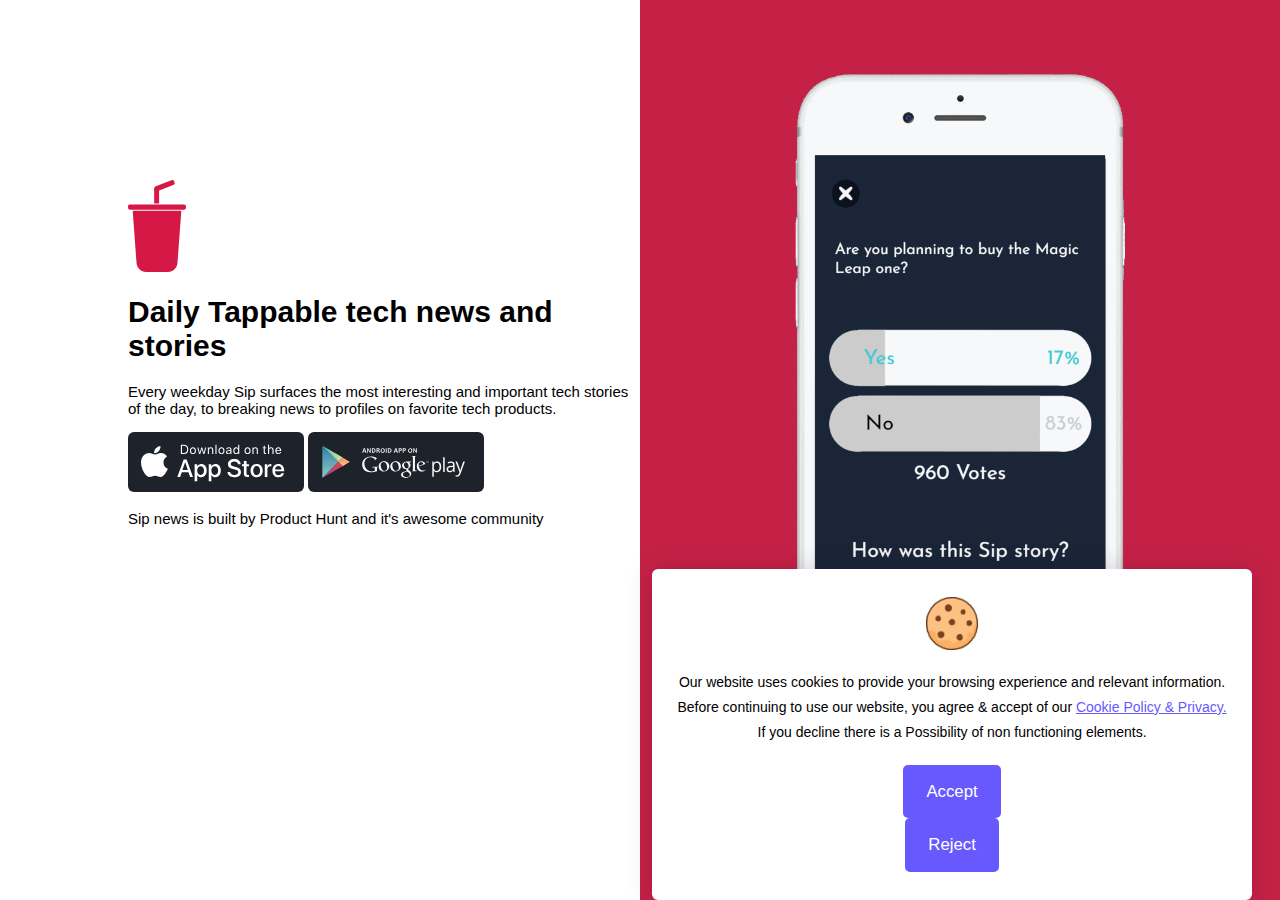
<file: index.html>
<!DOCTYPE html>
<html lang="en">
<head>
    <meta charset="UTF-8">
    <meta name="viewport" content="width=device-width, initial-scale=1.0">
    <link type="text/css" rel="stylesheet" href="style.css">
    <link type="text/css" rel="stylesheet" href="responsive.css">
   
    <title>Onepager</title>
</head>
<body>
    <div class="grid-container">
        <div id="cookiePopup" class="hide">
            <img src="images/cookie.png"/>
            <p class="flipX">
              Our website uses cookies to provide your browsing experience and
              relevant information. Before continuing to use our website, you agree &
              accept of our <a href="https://www.youtube.com/watch?v=1dEOIFGzCPs" target="_blank">Cookie Policy & Privacy.</a> If you decline there is a Possibility of non functioning elements.
            </p>
            <button class="flipX" id="acceptCookie">Accept</button>
            <button class="flipX" id="rejectCookie">Reject</button>
          </div>
        <div class="grid-item item1"></div>
        <div class="grid-item item2">
            <a class="img" onclick="playMusic()">
                <img src="images/SlideShow-Iphone.gif" alt="Slideshow" id="gif">
            </a>
        </div>
        <div class="grid-item item3"><a><img src="images/logo.svg" alt="logo"></a>
        <h1 class="flipX">Daily Tappable tech news and stories</h2>
        <p class="flipX">Every weekday Sip surfaces the most interesting and important tech stories of the day, to breaking news to profiles on favorite tech products.</p>
        <img src="images/download-ios.svg" alt="ios">
        <img src="images/download-android.svg" alt="google">
        <p class="flipX">Sip news is built by Product Hunt and it's awesome community</p>
        </div>
        <div class="grid-item item4"></div>
    </div>
</div>
<script src="script.js"></script>
<script src="sounds.js"></script>
</body> 
</html>
</file>
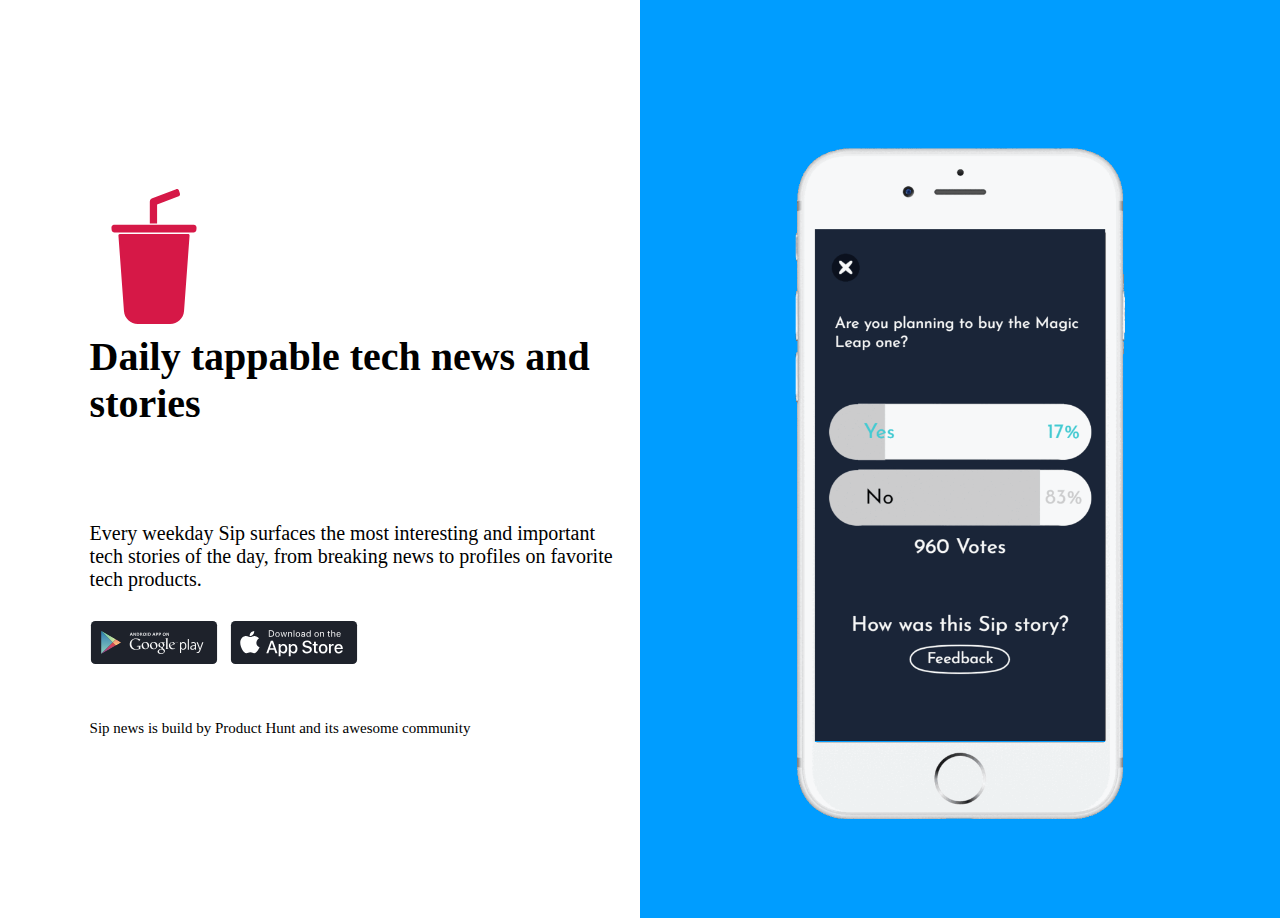
<file: irretant_webpagina/index.html>
<!DOCTYPE html>
<html lang="en">

<head>
    <meta charset="UTF-8">
    <meta name="viewport" content="width=device-width, initial-scale=1.0">
    <title>Document</title>
    <link rel="stylesheet" href="css/style.css">
    <link rel="stylesheet" href="css/responsive.css">
</head>

<body>
    <section class="grid_container" id="section">
        <a class="item-phone img" id="backgroundChange" id="phone" onclick="playMusic()">
            <img src="images_icons/SlideShow-Iphone.gif" alt="Slideshow" id="gif">
        </a>


        <div class="grid-item item-logo">
            <img class="logo-position" src="images_icons/logo.svg" alt="">
        </div>

        <div class="grid-item item-header">
            <p class="grid-item">Daily tappable tech news and stories</p>
        </div>

        <div class="grid-item text-small">Every weekday Sip surfaces the most interesting and important tech stories of
            the day, from breaking news to profiles on favorite tech products.</div>
        <!-- google link code -->
        <div class="button_issue">
            <a href="#" class="grid-item icon-google flipX">
                <?xml version="1.0" encoding="UTF-8"?>
                <svg width="176px" height="60px" viewBox="0 0 176 60" version="1.1" xmlns="http://www.w3.org/2000/svg"
                    xmlns:xlink="http://www.w3.org/1999/xlink">
                    <!-- Generator: Sketch 48.2 (47327) - http://www.bohemiancoding.com/sketch -->
                    <title>download-ios</title>
                    <desc>Created with Sketch.</desc>
                    <defs>
                        <path
                            d="M20.8868571,11.4510991 L14.2974286,7.61254054 C14.2974286,7.61254054 2.29285714,0.618378379 1.58714286,0.20727928 C0.881428571,-0.203819819 0.178285714,0.0449729734 0.178285714,0.904360361 C0.178285714,2.33571171 0.178285714,15.8376937 0.178285714,15.8376937 C0.178285714,15.8376937 0.178285714,30.4294054 0.178285714,31.074018 C0.178285714,31.7180541 0.680857143,31.9956757 1.294,31.6387748 C1.90685714,31.2812973 14.2974286,24.0628468 14.2974286,24.0628468 L20.8865714,20.2245766 C20.8865714,20.2245766 26.4774286,16.9677838 27.2205714,16.5350631 C27.9637143,16.1017658 27.8922857,15.5078919 27.2651429,15.1671351 C26.6382857,14.8258018 20.8868571,11.4510991 20.8868571,11.4510991 Z"
                            id="path-1"></path>
                        <linearGradient x1="49.999825%" y1="0.000167691941%" x2="49.999825%" y2="99.9999029%"
                            id="linearGradient-3">
                            <stop stop-color="#257CB0" offset="0%"></stop>
                            <stop stop-color="#4A93B5" offset="28.63%"></stop>
                            <stop stop-color="#78BCBB" offset="76.7%"></stop>
                            <stop stop-color="#89CFBD" offset="100%"></stop>
                        </linearGradient>
                        <path
                            d="M20.8868571,11.4510991 L14.2974286,7.61254054 C14.2974286,7.61254054 2.29285714,0.618378379 1.58714286,0.20727928 C0.881428571,-0.203819819 0.178285714,0.0449729734 0.178285714,0.904360361 C0.178285714,2.33571171 0.178285714,15.8376937 0.178285714,15.8376937 C0.178285714,15.8376937 0.178285714,30.4294054 0.178285714,31.074018 C0.178285714,31.7180541 0.680857143,31.9956757 1.294,31.6387748 C1.90685714,31.2812973 14.2974286,24.0628468 14.2974286,24.0628468 L20.8865714,20.2245766 C20.8865714,20.2245766 26.4774286,16.9677838 27.2205714,16.5350631 C27.9637143,16.1017658 27.8922857,15.5078919 27.2651429,15.1671351 C26.6382857,14.8258018 20.8868571,11.4510991 20.8868571,11.4510991 Z"
                            id="path-4"></path>
                        <linearGradient x1="0%" y1="49.9996495%" x2="100.000704%" y2="49.9996495%"
                            id="linearGradient-6">
                            <stop stop-color="#52C1AD" offset="0%"></stop>
                            <stop stop-color="#DEE89A" offset="100%"></stop>
                        </linearGradient>
                        <path
                            d="M20.8868571,11.4510991 L14.2974286,7.61254054 C14.2974286,7.61254054 2.29285714,0.618378379 1.58714286,0.20727928 C0.881428571,-0.203819819 0.178285714,0.0449729734 0.178285714,0.904360361 C0.178285714,2.33571171 0.178285714,15.8376937 0.178285714,15.8376937 C0.178285714,15.8376937 0.178285714,30.4294054 0.178285714,31.074018 C0.178285714,31.7180541 0.680857143,31.9956757 1.294,31.6387748 C1.90685714,31.2812973 14.2974286,24.0628468 14.2974286,24.0628468 L20.8865714,20.2245766 C20.8865714,20.2245766 26.4774286,16.9677838 27.2205714,16.5350631 C27.9637143,16.1017658 27.8922857,15.5078919 27.2651429,15.1671351 C26.6382857,14.8258018 20.8868571,11.4510991 20.8868571,11.4510991 Z"
                            id="path-7"></path>
                        <linearGradient x1="49.9997241%" y1="-0.000876239879%" x2="49.9997241%" y2="100%"
                            id="linearGradient-9">
                            <stop stop-color="#EC413D" offset="0%"></stop>
                            <stop stop-color="#DA4452" offset="16.68%"></stop>
                            <stop stop-color="#B0487A" offset="57.48%"></stop>
                            <stop stop-color="#954A92" offset="86.19%"></stop>
                            <stop stop-color="#8A4A9D" offset="100%"></stop>
                        </linearGradient>
                        <path
                            d="M20.8868571,11.4510991 L14.2974286,7.61254054 C14.2974286,7.61254054 2.29285714,0.618378379 1.58714286,0.20727928 C0.881428571,-0.203819819 0.178285714,0.0449729734 0.178285714,0.904360361 C0.178285714,2.33571171 0.178285714,15.8376937 0.178285714,15.8376937 C0.178285714,15.8376937 0.178285714,30.4294054 0.178285714,31.074018 C0.178285714,31.7180541 0.680857143,31.9956757 1.294,31.6387748 C1.90685714,31.2812973 14.2974286,24.0628468 14.2974286,24.0628468 L20.8865714,20.2245766 C20.8865714,20.2245766 26.4774286,16.9677838 27.2205714,16.5350631 C27.9637143,16.1017658 27.8922857,15.5078919 27.2651429,15.1671351 C26.6382857,14.8258018 20.8868571,11.4510991 20.8868571,11.4510991 Z"
                            id="path-10"></path>
                        <linearGradient x1="50.0009352%" y1="-0.000985836811%" x2="50.0009352%" y2="100.00092%"
                            id="linearGradient-12">
                            <stop stop-color="#F58879" offset="0%"></stop>
                            <stop stop-color="#F69079" offset="11.94%"></stop>
                            <stop stop-color="#FCB877" offset="71.28%"></stop>
                            <stop stop-color="#FEC874" offset="100%"></stop>
                        </linearGradient>
                    </defs>
                    <g id="Page-1" stroke="none" stroke-width="1" fill="none" fill-rule="evenodd">
                        <g id="download-ios">
                            <rect id="Rectangle-path" fill="#1E222B" fill-rule="nonzero" x="0" y="0" width="176"
                                height="60" rx="6"></rect>
                            <g id="if_android-app-on-google-play_720092" transform="translate(14.000000, 14.000000)">
                                <g id="PLAY_1_">
                                    <g id="polygon130-Clipped">
                                        <mask id="mask-2" fill="white">
                                            <use xlink:href="#path-1"></use>
                                        </mask>
                                        <g id="SVGID_7_"></g>
                                        <polygon id="polygon130" fill="url(#linearGradient-3)" fill-rule="nonzero"
                                            mask="url(#mask-2)"
                                            points="16.5025714 15.837982 0.178571429 -0.494414414 0.178571429 15.8376937 0.178571429 32.1695135">
                                        </polygon>
                                    </g>
                                    <g id="polygon137-Clipped">
                                        <mask id="mask-5" fill="white">
                                            <use xlink:href="#path-4"></use>
                                        </mask>
                                        <g id="SVGID_7_"></g>
                                        <polygon id="polygon137" fill="url(#linearGradient-6)" fill-rule="nonzero"
                                            mask="url(#mask-5)"
                                            points="0.178571429 -0.494414414 16.5025714 15.837982 20.8868571 11.4510991 14.2977143 7.61225225 0.178571429 -0.613189189">
                                        </polygon>
                                    </g>
                                    <g id="polygon150-Clipped">
                                        <mask id="mask-8" fill="white">
                                            <use xlink:href="#path-7"></use>
                                        </mask>
                                        <g id="SVGID_7_"></g>
                                        <polygon id="polygon150" fill="url(#linearGradient-9)" fill-rule="nonzero"
                                            mask="url(#mask-8)"
                                            points="20.8868571 20.224 16.5025714 15.837982 0.178571429 32.1695135 0.178571429 32.2882883 14.2977143 24.0625586">
                                        </polygon>
                                    </g>
                                    <g id="polygon161-Clipped">
                                        <mask id="mask-11" fill="white">
                                            <use xlink:href="#path-10"></use>
                                        </mask>
                                        <g id="SVGID_7_"></g>
                                        <polygon id="polygon161" fill="url(#linearGradient-12)" fill-rule="nonzero"
                                            mask="url(#mask-11)"
                                            points="28.4171429 15.8376937 20.8868571 11.4510991 16.5025714 15.837982 20.8868571 20.224">
                                        </polygon>
                                    </g>
                                </g>
                                <g id="g163" transform="translate(110.000000, 11.000000)" fill="#F9F9F9"
                                    fill-rule="nonzero">
                                    <path
                                        d="M4.98605556,15.2650794 C4.33033333,15.2650794 3.73205556,15.1393651 3.19030556,14.888254 C2.64855556,14.6368254 2.19327778,14.2501587 1.82569444,13.7288889 L1.71569444,13.7288889 C1.78902778,14.3396825 1.82569444,14.9187302 1.82569444,15.4657143 L1.82569444,19.7701587 L0.301583333,19.7701587 L0.301583333,4.61396825 L1.54152778,4.61396825 L1.75236111,6.04571429 L1.82569444,6.04571429 C2.21802778,5.47269841 2.67452778,5.05968254 3.19488889,4.80507937 C3.71525,4.55047619 4.31261111,4.4231746 4.98575,4.4231746 C6.32102778,4.4231746 7.35166667,4.89746032 8.07705556,5.84539683 C8.80275,6.79333333 9.16575,8.12349206 9.16575,9.83460317 C9.16575,11.5526984 8.79663889,12.8869841 8.05933333,13.8390476 C7.32141667,14.7898413 6.29719444,15.2650794 4.98605556,15.2650794 Z M4.76575,5.76857143 C3.73694444,5.76857143 2.99291667,6.0647619 2.53366667,6.65619048 C2.07441667,7.24793651 1.83852778,8.18984127 1.826,9.4815873 L1.826,9.83428571 C1.826,11.3044444 2.06188889,12.355873 2.53366667,12.9892063 C3.00544444,13.6225397 3.762,13.9384127 4.80241667,13.9384127 C5.67263889,13.9384127 6.35402778,13.5730159 6.84719444,12.8412698 C7.33975,12.1098413 7.58633333,11.1012698 7.58633333,9.8152381 C7.58633333,8.51142857 7.33975,7.51015873 6.84719444,6.81365079 C6.35402778,6.1168254 5.65980556,5.76857143 4.76575,5.76857143 Z"
                                        id="path165"></path>
                                    <polygon id="path167"
                                        points="12.6970556 15.0739683 11.1723333 15.0739683 11.1723333 0.223174603 12.6970556 0.223174603">
                                    </polygon>
                                    <path
                                        d="M21.4640556,15.0739683 L21.1606389,13.5850794 L21.0873056,13.5850794 C20.5849722,14.2409524 20.0844722,14.6850794 19.5851944,14.9165079 C19.0862222,15.1492063 18.4628889,15.2650794 17.7161111,15.2650794 C16.7178611,15.2650794 15.9356389,14.9977778 15.3688333,14.4634921 C14.8020278,13.9292063 14.5190833,13.1692063 14.5190833,12.1825397 C14.5190833,10.0704762 16.14525,8.9631746 19.3969722,8.86095238 L21.10625,8.80349206 L21.10625,8.15460317 C21.10625,7.33365079 20.9360556,6.72730159 20.5959722,6.33650794 C20.2565,5.9447619 19.712,5.74920635 18.9655278,5.74920635 C18.1261667,5.74920635 17.1768056,6.01650794 16.11775,6.55079365 L15.6490278,5.33873016 C16.1455556,5.05873016 16.6885278,4.83936508 17.2800833,4.68031746 C17.8710278,4.52126984 18.4631944,4.4415873 19.0575,4.4415873 C20.2577222,4.4415873 21.1471944,4.71809524 21.7262222,5.27174603 C22.3046389,5.82539683 22.594,6.71301587 22.594,7.93492063 L22.594,15.0736508 L21.4640556,15.0736508 L21.4640556,15.0739683 Z M18.0195278,13.9577778 C18.9682778,13.9577778 19.7138333,13.6873016 20.2561944,13.1466667 C20.7976389,12.6060317 21.0692778,11.8485714 21.0692778,10.8746032 L21.0692778,9.92984127 L19.5436389,9.99619048 C18.3311944,10.0415873 17.4576111,10.2365079 16.9210556,10.584127 C16.3854167,10.9307937 16.1174444,11.4701587 16.1174444,12.2019048 C16.1174444,12.7742857 16.2839722,13.2104762 16.61825,13.5088889 C16.9519167,13.808254 17.4185,13.9577778 18.0195278,13.9577778 Z"
                                        id="path169"></path>
                                    <path
                                        d="M23.4791944,4.61365079 L25.1139167,4.61365079 L27.3188056,10.5790476 C27.8025,11.9409524 28.1028611,12.9238095 28.2195833,13.5285714 L28.2929167,13.5285714 C28.3726667,13.2034921 28.5398056,12.6488889 28.7934167,11.8622222 C29.0476389,11.0761905 29.8793611,8.66063492 31.2873611,4.61365079 L32.9233056,4.61365079 L28.5960278,16.5250794 C28.1676389,17.7022222 27.6668333,18.5374603 27.0936111,19.0314286 C26.5213056,19.524127 25.8182222,19.7701587 24.9861944,19.7701587 C24.5205278,19.7701587 24.0612778,19.7161905 23.6075278,19.608254 L23.6075278,18.3390476 C23.94425,18.4152381 24.3213056,18.4536508 24.7377778,18.4536508 C25.7852222,18.4536508 26.5316944,17.8428571 26.9793333,16.6209524 L27.5394167,15.132381 L23.4791944,4.61365079 Z"
                                        id="path171"></path>
                                </g>
                                <g id="g173" transform="translate(40.000000, 10.000000)" fill="#F9F9F9"
                                    fill-rule="nonzero">
                                    <path
                                        d="M47.0149907,6.3815493 C47.5086093,6.78777465 48.5394744,7.64112676 48.5394744,9.26509859 C48.5394744,10.8444507 47.6373116,11.5933803 46.7351488,12.2970704 C46.4559302,12.5743944 46.133707,12.874338 46.133707,13.3447042 C46.133707,13.8135211 46.4556186,14.0700845 46.6927674,14.262507 L47.4662279,14.8592958 C48.4110837,15.6497465 49.269307,16.3763662 49.269307,17.8503662 C49.269307,19.8576338 47.3147767,21.885662 43.6213628,21.885662 C40.5066419,21.885662 39.0039721,20.4125915 39.0039721,18.8313803 C39.0039721,18.0629296 39.3888326,16.9743944 40.6577814,16.2260845 C41.9884326,15.4145634 43.793693,15.3089014 44.7597395,15.2432113 C44.4580837,14.8592958 44.115293,14.4533803 44.115293,13.7924507 C44.115293,13.4299155 44.2231163,13.2161127 44.3300047,12.9586197 C44.0928558,12.9803099 43.8569535,13.0016901 43.6419302,13.0016901 C41.3661116,13.0016901 40.0775302,11.314507 40.0775302,9.6496338 C40.0775302,8.66707042 40.5290791,7.57729577 41.4514977,6.78808451 C42.6761953,5.7844507 44.1364837,5.61309859 45.2972977,5.61309859 L49.7205442,5.61309859 L48.3459535,6.38185915 L47.0149907,6.38185915 L47.0149907,6.3815493 Z M45.4898837,15.8638592 C45.3181767,15.8415493 45.2103535,15.8415493 44.9965767,15.8415493 C44.8033674,15.8415493 43.6419302,15.8852394 42.741014,16.1848732 C42.268586,16.3543662 40.8936837,16.8668732 40.8936837,18.3839437 C40.8936837,19.8994648 42.3764093,20.990169 44.6746651,20.990169 C46.7351488,20.990169 47.8317674,20.0057465 47.8317674,18.6829577 C47.8314558,17.5916338 47.1225023,17.0174648 45.4898837,15.8638592 Z M46.1131395,11.8059437 C46.6064465,11.3141972 46.6488279,10.6315775 46.6488279,10.2467324 C46.6488279,8.70952113 45.725786,6.31771831 43.943586,6.31771831 C43.3845256,6.31771831 42.783707,6.59504225 42.4399814,7.02264789 C42.0753767,7.47101408 41.9669302,8.04704225 41.9669302,8.60292958 C41.9669302,10.0335493 42.804586,12.4042817 44.6525395,12.4042817 C45.1894744,12.4039718 45.7678558,12.1477183 46.1131395,11.8059437 Z"
                                        id="path175"></path>
                                    <path
                                        d="M33.4937674,15.5220845 C30.0848698,15.5220845 28.2621581,12.8780563 28.2621581,10.489662 C28.2621581,7.69628169 30.5560512,5.30943662 33.816614,5.30943662 C36.9671721,5.30943662 38.9400884,7.76042254 38.9400884,10.3409296 C38.9404,12.8557465 36.9899209,15.5220845 33.4937674,15.5220845 Z M36.1737674,13.7952394 C36.6892,13.1123099 36.8179023,12.2598873 36.8179023,11.4276056 C36.8179023,9.55078873 35.9172977,5.96943662 33.2581767,5.96943662 C32.5507814,5.96943662 31.843386,6.24707042 31.3288884,6.69574648 C30.4924791,7.44095775 30.3416512,8.37952113 30.3416512,9.29732394 C30.3416512,11.4065352 31.3924605,14.8809859 33.9876977,14.8809859 C34.8237953,14.8809859 35.681707,14.4769296 36.1737674,13.7952394 Z"
                                        id="path177"></path>
                                    <path
                                        d="M21.8719163,15.5220845 C18.4623953,15.5220845 16.6393721,12.8780563 16.6393721,10.489662 C16.6393721,7.69628169 18.9342,5.30943662 22.1938279,5.30943662 C25.3453209,5.30943662 27.3179256,7.76042254 27.3179256,10.3409296 C27.3179256,12.8557465 25.3671349,15.5220845 21.8719163,15.5220845 Z M24.5522279,13.7952394 C25.0667256,13.1123099 25.1957395,12.2598873 25.1957395,11.4276056 C25.1957395,9.55078873 24.2945116,5.96943662 21.6353907,5.96943662 C20.928307,5.96943662 20.2202884,6.24707042 19.7061023,6.69574648 C18.869693,7.44095775 18.7198,8.37952113 18.7198,9.29732394 C18.7198,11.4065352 19.769986,14.8809859 22.3655349,14.8809859 C23.2019442,14.8809859 24.0592326,14.4769296 24.5522279,13.7952394 Z"
                                        id="path179"></path>
                                    <path
                                        d="M15.0014558,15.1880563 L11.9182093,15.8954648 C10.6673349,16.0888169 9.54672093,16.2589296 8.3616,16.2589296 C2.41075349,16.2589296 0.148023256,11.9072676 0.148023256,8.4988169 C0.148023256,4.3408169 3.35966047,0.483380282 8.85771163,0.483380282 C10.0222651,0.483380282 11.1422558,0.654422535 12.1553581,0.933295775 C13.7720837,1.38352113 14.5265349,1.94033803 15.0011442,2.26228169 L13.2111535,3.95566197 L12.457014,4.12639437 L12.9958186,3.26870423 C12.2631814,2.56191549 10.9253628,1.25461972 8.38247907,1.25461972 C4.97607442,1.25461972 2.41013023,3.828 2.41013023,7.57884507 C2.41013023,11.6076338 5.34254884,15.4018592 10.0412744,15.4018592 C11.4224093,15.4018592 12.1322977,15.1236056 12.7795488,14.8658028 L12.7795488,11.4152113 L9.52490698,11.5865634 L11.2488326,10.6638028 L15.8194791,10.6638028 L15.2594837,11.1995493 C15.1074093,11.3287606 15.0865302,11.3721408 15.0435256,11.5419437 C15.0210884,11.7352958 15.0008326,12.357493 15.0008326,12.5716056 L15.0008326,15.1880563 L15.0014558,15.1880563 Z"
                                        id="path181"></path>
                                    <path
                                        d="M53.8287349,14.570507 C53.1169767,14.5060563 52.9680186,14.3780845 52.9680186,13.5411549 L52.9680186,13.3050423 L52.9680186,1.40861972 C52.9723814,1.3624507 52.975186,1.31504225 52.9795488,1.27042254 C53.066493,0.52056338 53.2818279,0.391971831 53.950893,0.00557746495 L50.8670233,0.00557746495 L49.2496744,0.77743662 L50.8978744,0.77743662 L50.8978744,0.787042254 L50.8966279,0.779295775 L50.8966279,13.3050423 L50.8966279,14.0130704 C50.8966279,14.4409859 50.8115535,14.5060563 50.3151302,15.1483944 L54.1313256,15.1483944 L54.929093,14.6780282 C54.5629302,14.634338 54.1958326,14.6132676 53.8287349,14.570507 Z"
                                        id="path183"></path>
                                    <path
                                        d="M62.6010605,14.7675775 C62.3664047,14.8955493 62.130814,15.0452113 61.8961581,15.1508732 C61.1884512,15.4700282 60.4608,15.5555493 59.8172884,15.5555493 C59.1338884,15.5555493 58.0625116,15.5115493 56.9696326,14.7248169 C55.4507581,13.6595211 54.7869907,11.8288732 54.7869907,10.2327887 C54.7869907,6.93371831 57.4844419,5.31594366 59.6895209,5.31594366 C60.4604884,5.31594366 61.2535814,5.50712676 61.8958465,5.91242254 C62.9653535,6.6136338 63.2436372,7.52895775 63.3925953,8.01884507 L58.3626093,10.0419155 L56.713786,10.1695775 C57.2482279,12.8730986 59.0893256,14.4471831 61.1239442,14.4471831 C62.2155767,14.4471831 63.0080465,14.0648169 63.7356977,13.7035211 L62.6010605,14.7675775 Z M60.5895023,8.42321127 C60.9955535,8.27478873 61.2096419,8.14650704 61.2096419,7.84873239 C61.2096419,6.99785915 60.2467116,6.01808451 59.0896372,6.01808451 C58.2323488,6.01808451 56.6277767,6.67839437 56.6277767,8.97692958 C56.6277767,9.33884507 56.6707814,9.72183099 56.692907,10.1063662 L60.5895023,8.42321127 Z"
                                        id="path185"></path>
                                    <g id="g187" transform="translate(63.883721, 5.267606)">
                                        <polygon id="path189"
                                            points="0.784055814 0.193971831 0.784055814 1.59856338 0.612348837 1.59856338 0.612348837 0.193971831 0.144906977 0.193971831 0.144906977 0.0483380282 1.25118605 0.0483380282 1.25118605 0.193971831">
                                        </polygon>
                                        <polygon id="path191"
                                            points="2.70960465 1.59856338 2.70960465 0.180957746 2.70181395 0.180957746 2.2667814 1.59856338 2.13246977 1.59856338 1.69369767 0.180957746 1.68808837 0.180957746 1.68808837 1.59856338 1.53227442 1.59856338 1.53227442 0.0483380282 1.79933953 0.0483380282 2.19635349 1.30140845 2.20196279 1.30140845 2.59305581 0.0483380282 2.86386047 0.0483380282 2.86386047 1.59856338 2.70960465 1.59856338">
                                        </polygon>
                                    </g>
                                </g>
                                <g id="g193" transform="translate(40.000000, 2.000000)" fill="#F9F9FA"
                                    fill-rule="nonzero">
                                    <path
                                        d="M4.41677966,4.7153125 L3.34847458,4.7153125 C3.34847458,4.5675 3.24717514,4.1490625 3.04457627,3.4596875 L1.50240113,3.4596875 C1.29327684,4.1378125 1.18855932,4.55625 1.18855932,4.7153125 L0.183954802,4.7153125 C0.183954802,4.628125 0.443728814,3.911875 0.963276836,2.566875 C1.48282486,1.221875 1.74259887,0.4809375 1.74259887,0.3446875 L3.00449153,0.3446875 C3.00449153,0.4721875 3.23971751,1.2021875 3.71048023,2.535 C4.18124294,3.8678125 4.41677966,4.594375 4.41677966,4.7153125 Z M2.87460452,2.81875 C2.4939548,1.6640625 2.30378531,1.0396875 2.30378531,0.945625 L2.25033898,0.945625 C2.25033898,1.0328125 2.05333333,1.6571875 1.65963277,2.81875 L2.87460452,2.81875 Z"
                                        id="path195"></path>
                                    <path
                                        d="M8.72107345,4.7153125 L7.89669492,4.7153125 C7.89669492,4.6234375 7.59062147,4.1390625 6.97878531,3.261875 C6.33774011,2.3375 5.97293785,1.705625 5.8840678,1.3653125 L5.83062147,1.3653125 C5.88624294,1.8553125 5.91420904,2.2984375 5.91420904,2.6946875 C5.91420904,3.2475 5.92974576,3.92125 5.96081921,4.715625 L5.13954802,4.715625 C5.17279661,4.021875 5.18957627,3.26 5.18957627,2.4296875 C5.18957627,1.6128125 5.17279661,0.9178125 5.13954802,0.345 L6.13079096,0.345 C6.13079096,0.46375 6.40548023,0.9371875 6.95516949,1.765 C7.54028249,2.644375 7.87649718,3.2409375 7.96319209,3.554375 L8.01322034,3.554375 C7.95977401,3.0553125 7.93305085,2.6078125 7.93305085,2.2115625 C7.93305085,1.6053125 7.91751412,0.9828125 7.88644068,0.345 L8.72107345,0.345 C8.68968927,0.9 8.67446328,1.595 8.67446328,2.4296875 C8.67446328,3.270625 8.68968927,4.0325 8.72107345,4.7153125 Z"
                                        id="path197"></path>
                                    <path
                                        d="M13.559209,2.37875 C13.559209,3.014375 13.3566102,3.569375 12.9517232,4.04375 C12.5465254,4.5184375 11.9791243,4.7553125 11.249209,4.7553125 C10.9198305,4.7553125 10.4658475,4.741875 9.88725989,4.715 C9.91615819,4.0390625 9.93076271,3.276875 9.93076271,2.4290625 C9.93076271,1.6146875 9.91615819,0.9196875 9.88725989,0.344375 L10.4714407,0.344375 C10.5671469,0.344375 10.7094633,0.3409375 10.8987006,0.334375 C11.0876271,0.3278125 11.2112994,0.324375 11.269096,0.324375 C12.0723446,0.324375 12.654661,0.5259375 13.0166667,0.92875 C13.3783616,1.3315625 13.559209,1.815 13.559209,2.37875 Z M12.6478249,2.523125 C12.6478249,2.0934375 12.5232203,1.7315625 12.2740113,1.436875 C12.0248023,1.1428125 11.6441525,0.995625 11.1323729,0.995625 C11.0366667,0.995625 10.9055367,1.005625 10.7383616,1.0259375 C10.7604237,1.47375 10.7716102,1.94125 10.7716102,2.4290625 C10.7716102,2.9640625 10.7827966,3.494375 10.8048588,4.0203125 C10.9493503,4.049375 11.0941525,4.0640625 11.2386441,4.0640625 C11.7171751,4.0640625 12.0714124,3.914375 12.3016667,3.615625 C12.5319209,3.316875 12.6478249,2.9528125 12.6478249,2.523125 Z"
                                        id="path199"></path>
                                    <path
                                        d="M18.020113,4.7153125 L17.0319774,4.7153125 C16.7737571,3.923125 16.5758192,3.4340625 16.4378531,3.2484375 C16.299887,3.0625 16.0774011,2.9696875 15.7703955,2.9696875 C15.6411299,2.9696875 15.5177684,2.9709375 15.4,2.973125 C15.4,3.5484375 15.4099435,4.1290625 15.4301412,4.7153125 L14.5022881,4.7153125 C14.5311864,4.039375 14.545791,3.2771875 14.545791,2.429375 C14.545791,1.615 14.5311864,0.92 14.5022881,0.3446875 L15.0796328,0.3446875 C15.1464407,0.3446875 15.2859605,0.34125 15.4985028,0.3346875 C15.7110452,0.328125 15.9074294,0.3246875 16.0876554,0.3246875 C17.1090395,0.3246875 17.619887,0.6759375 17.619887,1.37875 C17.619887,1.9359375 17.3284181,2.3240625 16.7454802,2.54375 L16.7454802,2.5940625 C16.9701412,2.6565625 17.1671469,2.833125 17.3361864,3.1225 C17.5049153,3.4121875 17.7329944,3.943125 18.020113,4.7153125 Z M16.7684746,1.626875 C16.7684746,1.1815625 16.4835311,0.95875 15.9139548,0.95875 C15.7048305,0.95875 15.5199435,0.974375 15.3599153,1.005625 C15.3844633,1.3525 15.3965819,1.8046875 15.3965819,2.361875 C15.5190113,2.3665625 15.6224859,2.3684375 15.7070056,2.3684375 C16.414548,2.36875 16.7684746,2.1215625 16.7684746,1.626875 Z"
                                        id="path201"></path>
                                    <path
                                        d="M22.805113,2.449375 C22.805113,3.13625 22.5959887,3.7059375 22.1774294,4.158125 C21.7588701,4.61 21.2414972,4.83625 20.6253107,4.83625 C20.0377119,4.83625 19.5458192,4.62875 19.1499435,4.2134375 C18.7537571,3.7984375 18.5558192,3.270625 18.5558192,2.6309375 C18.5558192,1.9440625 18.7649435,1.374375 19.1835028,0.9221875 C19.6017514,0.4703125 20.1191243,0.2440625 20.7356215,0.2440625 C21.3232203,0.2440625 21.8148023,0.4509375 22.2109887,0.865 C22.6068644,1.2790625 22.805113,1.806875 22.805113,2.449375 Z M21.8837853,2.5465625 C21.8837853,2.07875 21.764774,1.699375 21.5267514,1.4084375 C21.2884181,1.1175 20.994774,0.9721875 20.6455085,0.9721875 C20.3204802,0.9721875 20.044548,1.11875 19.8177119,1.411875 C19.5908757,1.705 19.4771469,2.0753125 19.4771469,2.523125 C19.4771469,2.9884375 19.5967797,3.3671875 19.8360452,3.659375 C20.0753107,3.9515625 20.3683333,4.0975 20.7157345,4.0975 C21.040452,4.0975 21.3166949,3.9503125 21.5435311,3.6559375 C21.7703672,3.361875 21.8837853,2.991875 21.8837853,2.5465625 Z"
                                        id="path203"></path>
                                    <path
                                        d="M24.6922034,4.7153125 L23.7475706,4.7153125 C23.7764689,4.0215625 23.7910734,3.2596875 23.7910734,2.429375 C23.7910734,1.6125 23.7764689,0.9175 23.7475706,0.3446875 L24.6922034,0.3446875 C24.6633051,0.90875 24.6487006,1.6034375 24.6487006,2.429375 C24.6490113,3.273125 24.6633051,4.035 24.6922034,4.7153125 Z"
                                        id="path205"></path>
                                    <path
                                        d="M29.5306497,2.37875 C29.5306497,3.014375 29.3280508,3.569375 28.9231638,4.04375 C28.5179661,4.5184375 27.950565,4.7553125 27.2206497,4.7553125 C26.8912712,4.7553125 26.4372881,4.741875 25.8587006,4.715 C25.8875989,4.0390625 25.9022034,3.276875 25.9022034,2.4290625 C25.9022034,1.6146875 25.8875989,0.9196875 25.8587006,0.344375 L26.4428814,0.344375 C26.5385876,0.344375 26.680904,0.3409375 26.8701412,0.334375 C27.0590678,0.3278125 27.1827401,0.324375 27.2405367,0.324375 C28.0437853,0.324375 28.6261017,0.5259375 28.9881073,0.92875 C29.3498023,1.3315625 29.5306497,1.815 29.5306497,2.37875 Z M28.6192655,2.523125 C28.6192655,2.0934375 28.494661,1.7315625 28.245452,1.436875 C27.9962429,1.1428125 27.6155932,0.995625 27.1038136,0.995625 C27.0081073,0.995625 26.8769774,1.005625 26.7098023,1.0259375 C26.7318644,1.47375 26.7430508,1.94125 26.7430508,2.4290625 C26.7430508,2.9640625 26.7542373,3.494375 26.7762994,4.0203125 C26.920791,4.049375 27.0655932,4.0640625 27.2100847,4.0640625 C27.6886158,4.0640625 28.0428531,3.914375 28.2731073,3.615625 C28.5033616,3.316875 28.6192655,2.9528125 28.6192655,2.523125 Z"
                                        id="path207"></path>
                                    <path
                                        d="M35.9488701,4.7153125 L34.880565,4.7153125 C34.880565,4.5675 34.7792655,4.1490625 34.5763559,3.4596875 L33.0341808,3.4596875 C32.8250565,4.1378125 32.720339,4.55625 32.720339,4.7153125 L31.7160452,4.7153125 C31.7160452,4.628125 31.9758192,3.911875 32.4953672,2.566875 C33.0149153,1.221875 33.2746893,0.4809375 33.2746893,0.3446875 L34.5365819,0.3446875 C34.5365819,0.4721875 34.7721186,1.2021875 35.2425706,2.535 C35.7130226,3.8678125 35.9488701,4.594375 35.9488701,4.7153125 Z M34.4070056,2.81875 C34.0263559,1.6640625 33.8358757,1.0396875 33.8358757,0.945625 L33.7824294,0.945625 C33.7824294,1.0328125 33.5857345,1.6571875 33.1920339,2.81875 L34.4070056,2.81875 Z"
                                        id="path209"></path>
                                    <path
                                        d="M39.8426836,1.489375 C39.8426836,2.024375 39.6450565,2.419375 39.250113,2.674375 C38.8551695,2.929375 38.3707345,3.0571875 37.7964972,3.0571875 C37.6917797,3.0571875 37.6175141,3.055 37.5727684,3.050625 C37.5727684,3.4715625 37.584887,4.02625 37.609435,4.715625 L36.6713277,4.715625 C36.700226,4.0690625 36.7148305,3.306875 36.7148305,2.4296875 C36.7148305,1.6240625 36.700226,0.9290625 36.6713277,0.345 L37.2520904,0.345 C37.334435,0.345 37.4922881,0.3415625 37.7259605,0.335 C37.9596328,0.3284375 38.1619209,0.325 38.3334463,0.325 C38.7560452,0.325 39.1133898,0.42125 39.4048588,0.61375 C39.6963277,0.80625 39.8426836,1.0978125 39.8426836,1.489375 Z M38.9813277,1.67375 C38.9813277,1.195 38.6653107,0.9553125 38.0332768,0.9553125 C37.875113,0.9553125 37.7082486,0.9721875 37.5326836,1.005625 C37.5572316,1.42875 37.5693503,1.9075 37.5693503,2.4425 C37.6249718,2.4471875 37.6896045,2.4490625 37.7629379,2.4490625 C38.5755085,2.449375 38.9813277,2.1909375 38.9813277,1.67375 Z"
                                        id="path211"></path>
                                    <path
                                        d="M43.8458757,1.489375 C43.8458757,2.024375 43.6482486,2.419375 43.2536158,2.674375 C42.8586723,2.929375 42.3739266,3.0571875 41.7996893,3.0571875 C41.6949718,3.0571875 41.6207062,3.055 41.5759605,3.050625 C41.5759605,3.4715625 41.5880791,4.02625 41.6126271,4.715625 L40.6745198,4.715625 C40.7034181,4.0690625 40.7180226,3.306875 40.7180226,2.4296875 C40.7180226,1.6240625 40.7034181,0.9290625 40.6745198,0.345 L41.2552825,0.345 C41.3376271,0.345 41.4954802,0.3415625 41.7291525,0.335 C41.9628249,0.3284375 42.165113,0.325 42.3366384,0.325 C42.7592373,0.325 43.1165819,0.42125 43.4080508,0.61375 C43.6995198,0.80625 43.8458757,1.0978125 43.8458757,1.489375 Z M42.9848305,1.67375 C42.9848305,1.195 42.6688136,0.9553125 42.0367797,0.9553125 C41.8786158,0.9553125 41.7117514,0.9721875 41.5361864,1.005625 C41.5607345,1.42875 41.5728531,1.9075 41.5728531,2.4425 C41.6284746,2.4471875 41.6931073,2.4490625 41.7664407,2.4490625 C42.5787006,2.449375 42.9848305,2.1909375 42.9848305,1.67375 Z"
                                        id="path213"></path>
                                    <path
                                        d="M50.3914972,2.449375 C50.3914972,3.13625 50.1823729,3.7059375 49.7638136,4.158125 C49.3452542,4.6103125 48.8278814,4.83625 48.2116949,4.83625 C47.624096,4.83625 47.1322034,4.62875 46.7363277,4.2134375 C46.340452,3.7984375 46.1422034,3.270625 46.1422034,2.6309375 C46.1422034,1.9440625 46.3513277,1.374375 46.769887,0.9221875 C47.1884463,0.47 47.7058192,0.2440625 48.3220056,0.2440625 C48.9096045,0.2440625 49.4014972,0.4509375 49.7973729,0.865 C50.1932486,1.2790625 50.3914972,1.806875 50.3914972,2.449375 Z M49.4701695,2.5465625 C49.4701695,2.07875 49.3511582,1.699375 49.1131356,1.4084375 C48.875113,1.1175 48.5811582,0.9721875 48.2318927,0.9721875 C47.9068644,0.9721875 47.6309322,1.11875 47.404096,1.411875 C47.1772599,1.705 47.0635311,2.0753125 47.0635311,2.523125 C47.0635311,2.9884375 47.1831638,3.3671875 47.4224294,3.659375 C47.6616949,3.9515625 47.9547175,4.0975 48.3018079,4.0975 C48.6268362,4.0975 48.9027684,3.9503125 49.1296045,3.6559375 C49.3567514,3.361875 49.4701695,2.991875 49.4701695,2.5465625 Z"
                                        id="path215"></path>
                                    <path
                                        d="M54.915791,4.7153125 L54.0914124,4.7153125 C54.0914124,4.6234375 53.7856497,4.1390625 53.1735028,3.261875 C52.5324576,2.3375 52.1676554,1.705625 52.0787853,1.3653125 L52.025339,1.3653125 C52.0809605,1.8553125 52.1089266,2.2984375 52.1089266,2.6946875 C52.1089266,3.2475 52.1244633,3.92125 52.1555367,4.715625 L51.3342655,4.715625 C51.3675141,4.021875 51.3842938,3.26 51.3842938,2.4296875 C51.3842938,1.6128125 51.3675141,0.9178125 51.3342655,0.345 L52.3255085,0.345 C52.3255085,0.46375 52.6005085,0.9371875 53.149887,1.765 C53.7353107,2.644375 54.0712147,3.2409375 54.1579096,3.554375 L54.2079379,3.554375 C54.1544915,3.0553125 54.1277684,2.6078125 54.1277684,2.2115625 C54.1277684,1.6053125 54.1122316,0.9828125 54.0811582,0.345 L54.915791,0.345 C54.8844068,0.9 54.8691808,1.595 54.8691808,2.4296875 C54.8691808,3.270625 54.8847175,4.0325 54.915791,4.7153125 Z"
                                        id="path217"></path>
                                </g>
                            </g>
                        </g>
                    </g>
                </svg>
            </a>
        </div>
        <!-- end google icon link -->

        <!-- icon apple link -->
        <div class="button_issue2">
            <div class="grid-item icon-apple flipX" id="appleIcon" onclick="backgroundChange()">
                <svg xmlns="http://www.w3.org/2000/svg" width="176" height="60" viewBox="0 0 176 60">
                    <g fill="none" fill-rule="evenodd">
                        <rect width="176" height="60" fill="#1E222B" rx="6" />
                        <path
                            d="M62.098 45l-1.611-4.76h-6.714L52.162 45h-2.845l6.36-17.615h2.954L64.991 45h-2.893zm-5.005-14.685l-2.624 7.727h5.322l-2.624-7.727h-.074zm16.211 1.636c3.26 0 5.408 2.563 5.408 6.628 0 4.065-2.136 6.64-5.359 6.64-1.843 0-3.308-.903-4.04-2.33h-.062v6.359h-2.636v-17.09h2.551v2.21h.049c.757-1.477 2.234-2.417 4.09-2.417zm-.696 11.035c2.088 0 3.394-1.71 3.394-4.407 0-2.685-1.306-4.407-3.394-4.407-2.014 0-3.369 1.758-3.369 4.407 0 2.673 1.343 4.407 3.37 4.407zm14.82-11.035c3.259 0 5.407 2.563 5.407 6.628 0 4.065-2.136 6.64-5.358 6.64-1.844 0-3.309-.903-4.041-2.33h-.061v6.359h-2.637v-17.09h2.552v2.21h.048c.757-1.477 2.234-2.417 4.09-2.417zm-.696 11.035c2.087 0 3.393-1.71 3.393-4.407 0-2.685-1.306-4.407-3.393-4.407-2.014 0-3.37 1.758-3.37 4.407 0 2.673 1.344 4.407 3.37 4.407zm12.732-2.893c.17 3.186 2.807 5.2 6.714 5.2 4.175 0 6.8-2.063 6.8-5.359 0-2.576-1.502-4.028-5.116-4.883l-1.94-.476c-2.271-.561-3.199-1.294-3.199-2.539 0-1.562 1.453-2.637 3.577-2.637 2.124 0 3.576 1.062 3.735 2.82h2.661c-.085-3.04-2.636-5.127-6.36-5.127-3.76 0-6.408 2.088-6.408 5.127 0 2.454 1.501 3.968 4.736 4.749l2.283.55c2.282.56 3.247 1.378 3.247 2.746 0 1.574-1.6 2.722-3.821 2.722-2.32 0-4.016-1.148-4.211-2.893h-2.698zm16.418-10.974v3.04h-1.867v2.087h1.867v7.373c0 2.478 1.014 3.466 3.614 3.466.586 0 1.171-.048 1.464-.122v-2.087c-.17.037-.598.061-.866.061-1.074 0-1.563-.5-1.563-1.611v-7.08h2.442v-2.088h-2.442v-3.04h-2.649zm12.769 16.125c-3.674 0-6.091-2.527-6.091-6.665 0-4.126 2.429-6.653 6.09-6.653 3.663 0 6.092 2.527 6.092 6.653 0 4.138-2.417 6.665-6.091 6.665zm0-2.173c2.075 0 3.406-1.635 3.406-4.492 0-2.844-1.343-4.48-3.406-4.48s-3.406 1.636-3.406 4.48c0 2.857 1.343 4.492 3.406 4.492zM136.78 45h2.636v-7.69c0-1.82 1.05-2.955 2.747-2.955.513 0 .977.062 1.184.147v-2.454a4.811 4.811 0 0 0-.903-.097c-1.514 0-2.661.89-3.089 2.392h-.06v-2.185h-2.515V45zm13.574-10.95c-1.843 0-3.137 1.404-3.272 3.345h6.421c-.06-1.965-1.306-3.345-3.149-3.345zm3.137 7.178h2.503c-.367 2.344-2.588 4.016-5.53 4.016-3.772 0-6.055-2.551-6.055-6.604 0-4.028 2.32-6.714 5.945-6.714 3.564 0 5.786 2.515 5.786 6.409v.903h-9.07v.159c0 2.234 1.343 3.71 3.455 3.71 1.501 0 2.612-.756 2.966-1.879zM52.89 12.84h3.078c2.717 0 4.323 1.695 4.323 4.577 0 2.888-1.6 4.583-4.323 4.583H52.89v-9.16zm1.142 1.029v7.103h1.86c2.076 0 3.231-1.27 3.231-3.542 0-2.292-1.149-3.561-3.23-3.561h-1.86zm10.939 8.245c-1.828 0-3.06-1.314-3.06-3.415 0-2.107 1.232-3.415 3.06-3.415 1.822 0 3.053 1.308 3.053 3.415 0 2.101-1.231 3.415-3.053 3.415zm0-.97c1.168 0 1.93-.89 1.93-2.445 0-1.555-.762-2.444-1.93-2.444s-1.936.889-1.936 2.444.768 2.444 1.936 2.444zm13.262-5.746H77.14l-1.32 5.37h-.025l-1.499-5.37H73.23l-1.492 5.37h-.025l-1.32-5.37h-1.098L71.142 22h1.123l1.486-5.11h.025L75.268 22h1.123l1.841-6.602zM79.833 22h1.105v-3.885c0-1.117.68-1.853 1.72-1.853 1.016 0 1.517.584 1.517 1.65V22h1.105v-4.285c0-1.498-.838-2.43-2.285-2.43-1.022 0-1.727.456-2.095 1.167h-.026v-1.054h-1.04V22zm7.607 0h1.104v-9.16H87.44V22zm6.032.114c-1.828 0-3.06-1.314-3.06-3.415 0-2.107 1.232-3.415 3.06-3.415 1.821 0 3.053 1.308 3.053 3.415 0 2.101-1.232 3.415-3.053 3.415zm0-.97c1.168 0 1.93-.89 1.93-2.445 0-1.555-.762-2.444-1.93-2.444s-1.936.889-1.936 2.444.768 2.444 1.936 2.444zm7.041.03c1.041 0 1.84-.73 1.84-1.681v-.54l-1.764.108c-.889.057-1.396.45-1.396 1.073 0 .628.527 1.04 1.32 1.04zm-.248.94c-1.314 0-2.196-.793-2.196-1.98 0-1.13.87-1.841 2.393-1.93l1.892-.108v-.552c0-.806-.533-1.289-1.447-1.289-.851 0-1.384.4-1.524 1.048h-1.066c.076-1.143 1.053-2.019 2.615-2.019 1.549 0 2.526.838 2.526 2.152V22h-1.047v-1.136h-.025c-.394.755-1.232 1.25-2.12 1.25zm7.797 0c-1.682 0-2.825-1.345-2.825-3.415 0-2.07 1.137-3.415 2.8-3.415.946 0 1.707.464 2.1 1.187h.026v-3.63h1.105V22h-1.054v-1.117h-.02c-.424.762-1.18 1.231-2.132 1.231zm.21-5.859c-1.168 0-1.905.953-1.905 2.444 0 1.498.737 2.444 1.905 2.444 1.136 0 1.898-.965 1.898-2.444 0-1.472-.762-2.444-1.898-2.444zm11.29 5.86c-1.829 0-3.06-1.315-3.06-3.416 0-2.107 1.231-3.415 3.06-3.415 1.821 0 3.052 1.308 3.052 3.415 0 2.101-1.231 3.415-3.053 3.415zm0-.972c1.167 0 1.929-.889 1.929-2.444s-.762-2.444-1.93-2.444-1.936.889-1.936 2.444.768 2.444 1.936 2.444zm4.863.857h1.105v-3.885c0-1.117.679-1.853 1.72-1.853 1.016 0 1.517.584 1.517 1.65V22h1.105v-4.285c0-1.498-.838-2.43-2.286-2.43-1.022 0-1.726.456-2.094 1.167h-.026v-1.054h-1.04V22zm11.27-8.195v1.593h-.983v.908h.984v3.98c0 1.27.47 1.765 1.682 1.765.26 0 .565-.02.698-.051v-.927c-.076.013-.33.032-.457.032-.565 0-.819-.273-.819-.876v-3.923h1.283v-.908H136.8v-1.593h-1.104zm4.32 8.195h1.104v-3.847c0-1.142.679-1.891 1.777-1.891 1.035 0 1.561.628 1.561 1.675V22h1.105v-4.266c0-1.472-.876-2.45-2.323-2.45-1.003 0-1.727.432-2.095 1.168h-.025V12.84h-1.105V22zm10.297-5.757c-1.035 0-1.759.793-1.828 1.891h3.586c-.025-1.104-.717-1.891-1.758-1.891zm1.733 3.865h1.085c-.19 1.156-1.308 2.006-2.748 2.006-1.892 0-3.041-1.314-3.041-3.39 0-2.05 1.168-3.44 2.99-3.44 1.783 0 2.882 1.295 2.882 3.295v.419h-4.736v.063c0 1.263.743 2.095 1.93 2.095.838 0 1.454-.426 1.638-1.048zM32.422 14c.542 3.327-2.547 7.442-6.238 7.308-.543-4.233 3.435-7.085 6.238-7.308zm.632 6.922c3.676 0 6.027 3.476 6.027 3.476s-3.586 1.901-3.586 6.031c0 4.901 4.505 6.327 4.505 6.327S36.444 45 32.451 45c-2.245 0-2.395-1.262-5.378-1.262-2.592 0-3.465 1.262-5.44 1.262C17.868 45 13 36.964 13 30.429c0-6.788 4.927-9.507 8.016-9.507 2.712 0 3.842 1.56 6.026 1.56 1.839 0 3.286-1.56 6.012-1.56z"
                            fill="#FFF" />
                    </g>
                </svg>
            </div>
        </div>

        <!-- end icon apple link -->

        <div class="grid-item text-smaller">
            <p>
                Sip news is build by Product Hunt and its awesome community
            </p>
        </div>
        <section class="middle_cookie">
            <div id="cookiePopup" class="hide">
                <img src="images/cookie.png" />
                <p class="flipX">
                    Our website uses cookies to provide your browsing experience and
                    relevant information. Before continuing to use our website, you agree &
                    accept of our <a href="https://www.youtube.com/watch?v=1dEOIFGzCPs" target="_blank">Cookie Policy &
                        Privacy.</a> If you decline there is a Possibility of non functioning elements.
                </p>
                <button class="flipX" id="acceptCookie">Accept</button>
                <button class="flipX" id="rejectCookie">Reject</button>
            </div>
        </section>

        <a class="item-phone img item-phone-mini" id="backgroundChange" id="phone" onclick="playMusic()">
            <img src="images_icons/SlideShow-Iphone.gif" alt="Slideshow" id="gif">
        </a>
    </section>

    <script src="java/java.js"></script>

</body>

</html>
</file>
<file: style.css>
/* @keyframes gradient {
    0% {
     background-color: red;
    }
    20% {
        background-color: orange;
    }
    40% {
        background-color: yellow;
    }
    60% {
        background-color: green;
    }
    80% {
        background-color: blue;
    }
    100% {
        background-color: indigo;
    }
    } */

html,
body {
    height: 100%;
    width: 100%;
    margin: 0;
       
}

.grid-container {
    display: grid;
    grid-template-columns: 10vw 10vw 10vw 20vw 50vw;
    grid-template-rows: 20vh 60vh 20vh;
    background-color: white;
}

.grid-item {
    background-color: white;
    text-align: center;
    font-size: 15px;
    font-family: 'Franklin Gothic Medium', 'Arial Narrow', Arial, sans-serif;
}

.item1, .item3, .item4 {
    text-align: left;
}

.item1 {
    grid-column: 1 / span 4;
    grid-row: 1;
}

.item2 {
    grid-column: 5;
    grid-row: 1 / span 3;
    background-color: #c52146;
    /* animation: gradient 5s infinite; */
}

.item2 img {
    margin-top: 8%;
    height: 80vh;
    width: auto;
}
@keyframes rotate-btn {
    0% {
      transform: rotate(0);
    }
    100% {
      transform: rotate(-360deg);
    }
  }

.item2 img:hover {
    animation: rotate-btn .1s linear infinite;
  -webkit-animation: rotate-btn .1  s linear infinite;
    box-sizing: border-box;
    max-width: 100%;
}

.item3 {
    grid-column: 2 / 5;
    grid-row: 2;
}



.item4 {
    grid-column: 1 / span 4;
    grid-row: 3;
}

.knop {
    border: none
}

/* Cookies */
* {
    box-sizing: border-box;
  }
 
  #cookiePopup {
    background-color: #ffffff;
    position: absolute;
    font-size: 14px;
    width: 70vw;
    max-width: 42.85em;
    box-shadow: 0 0 2em rgba(5, 0, 31, 0.15);
    font-family: "Poppins", sans-serif;
    text-align: justify;
    line-height: 1.8em;
    padding: 2em 1.4em;
    border-radius: 6px;
    transition: all 0.5s ease-in;
  }
  #cookiePopup img {
    display: block;
    width: 3.75em;
    transform: translateZ(0);
    position: relative;
    margin: auto;
  }
  #cookiePopup p {
    text-align: center;
    margin: 1.4em 0;
  }
  #cookiePopup button {
    background-color: #6859fe;
    border: none;
    color: #ffffff;
    font-size: 1.2em;
    padding: 1em 1.4em;
    display: block;
    position: relative;
    margin: auto;
    border-radius: 5px;
  }
  #cookiePopup a {
    color: #6859fe;
  }
  .hide {
    visibility: visible;
    bottom: 0;
    right: 2em;
  }
  .show {
    visibility: visible;
    bottom: 2em;
    right: 2em;
  }
  @media only screen and (max-width: 37.5em) {
    #cookiePopup {
      width: 100%;
    }
    .hide {
      bottom: 2em;
      right: 0;
    }
    .show {
      right: 0;
      bottom: 0;
    }
  }


  .flipX {
    animation: 0.8s anim-flipX ease infinite;
  }
  @keyframes anim-flipX {
    0% {
      opacity: 0;
      transform: rotateX(90def);
    }
    50% {
      opacity: 1;
      transform: rotateX(720deg);
    }
    100% {
      /* animate nothing to pause animation at the end */
      opacity: 1;
      transform: rotateX(720deg);
    }
  }
</file>
<file: responsive.css>
@media (min-width: 700px) and (max-width: 1000px) { 
    .grid-container {
        grid-template-columns: 10vw 10vw 10vw 20vw 50vw;
        grid-template-rows: 20vh 60vh 20vh;
    }
    .item2 img {
        margin-top: 35%;
        margin-left: 4%;
        height: 67vh;
        width: 38vh;
    }
    .item1 {
        grid-column: 1 / span 4;
        grid-row: 1;
    }
    .item2 {
        grid-column: 5;
        grid-row: 1 / span 3;
        background-color: #c52146;
    }
    .item3 {
        grid-column: 2 / 5;
        grid-row: 2;
    }
    .item4 {
        grid-column: 1 / span 4;
        grid-row: 3;
    }
 }
@media (min-width: 666px) and (max-width: 700px) { 
    .grid-container {
        grid-template-columns: 10vw 10vw 10vw 20vw 50vw;
        grid-template-rows: 15vh 70vh 15vh;
    }
    .item2 img {
        margin-top: 60%;
        margin-left: 4%;
        height: 55vh;
        width: 30vh;
    }
    .item1 {
        grid-column: 1 / span 4;
        grid-row: 1;
    }
    .item2 {
        grid-column: 5;
        grid-row: 1 / span 3;
        background-color: #c52146;
    }
    .item3 {
        grid-column: 2 / 5;
        grid-row: 2;
    }
    .item4 {
        grid-column: 1 / span 4;
        grid-row: 3;
    }
 }
 @media (min-width: 600px) and (max-width: 666px) { 
    .grid-container {
        grid-template-columns: 10vw 10vw 10vw 20vw 50vw;
        grid-template-rows: 15vh 70vh 15vh;
    }
    
    .item2 img {
        margin-top: 55%;
        margin-left: 7%;
        height: 55vh;
        width: 30vh;
    }
    .item1 {
        grid-column: 1 / span 4;
        grid-row: 1;
    }
    .item2 {
        grid-column: 5;
        grid-row: 1 / span 3;
        background-color: #c52146;
    }
    .item3 {
        grid-column: 2 / 5;
        grid-row: 2;
    }
    .item4 {
        grid-column: 1 / span 4;
        grid-row: 3;
    }
 }
    @media (min-width: 500px) and (max-width: 600px) { 
        .grid-container {
            grid-template-columns: 10vw 10vw 10vw 20vw 50vw;
            grid-template-rows: 15vh 70vh 15vh;
        }
      
        .item2 img {
            margin-top: 70%;
            height: 55vh;
            width: 30vh;
        }
        .item1 {
            grid-column: 1 / span 4;
            grid-row: 1;
        }
        .item2 {
            grid-column: 5;
            grid-row: 1 / span 3;
            background-color: #c52146;
        }
        .item3 {
            grid-column: 2 / 5;
            grid-row: 2;
        }
        .item4 {
            grid-column: 1 / span 4;
            grid-row: 3;
        }
    }
    @media (min-width: 400px) and (max-width: 500px) { 
        .grid-container {
            display: grid;
            grid-template-columns: 10vw 10vw 10vw 20vw 50vw;
            grid-template-rows: 15vh 70vh 15vh;
        }
        .grid-item {
            background-color: white;
            text-align: center;
            padding: 5px;
            font-size: 12px;
            font-family: 'Franklin Gothic Medium', 'Arial Narrow', Arial, sans-serif;
        }
        .item2 img {
            margin-top: 120%;
            height: 40vh;
            width: 23vh;
        }
        .item1 {
            grid-column: 1 / span 4;
            grid-row: 1;
        }
        .item2 {
            grid-column: 5;
            grid-row: 1 / span 4;
            background-color: #c52146;
        }
        .item3 {
            grid-column: 1 / 5;
            grid-row: 2;
        }
        .item4 {
            grid-column: 1 / span 4;
            grid-row: 3;
        }
    }
    @media (min-width: 350px) and (max-width: 400px) { 
        .grid-container {
            display: grid;
            grid-template-columns: 10vw 10vw 10vw 20vw 50vw;
            grid-template-rows: 15vh 70vh 15vh;
        }
        .grid-item {
            background-color: white;
            text-align: center;
            padding: 5px;
            font-size: 12px;
            font-family: 'Franklin Gothic Medium', 'Arial Narrow', Arial, sans-serif;
        }
        .item2 img {
            margin-top: 125%;
            height: 40vh;
            width: 20vh;
        }
        .item1 {
            grid-column: 1 / span 4;
            grid-row: 1;
        }
        .item2 {
            grid-column: 5;
            grid-row: 1 / span 4;
            background-color: #c52146;
        }
        .item3 {
            grid-column: 1 / 5;
            grid-row: 2;
        }
        .item4 {
            grid-column: 1 / span 4;
            grid-row: 3;
        }
    }
</file>
<file: irretant_webpagina/css/style.css>
/* main coding */

/* main coding */

* {
  width: 100%;
  height: 100%;
  margin: 0;
  padding: 0;
}

#clonedButton {
  position: absolute;
  background: none;
  color: white;
  padding: 10px 20px;
  border: none;
  cursor: pointer;
  width: 128px;
  height: 43px;
}

.grid_container {
  display: grid;
  grid-template-columns: 6% 10% 10% 20% 50%;
  grid-template-rows: 20vb 15vb 20vb 10vb 10vb 10vb 11vb;
  width: 100%;
  height: 100%;
  text-align: center;
  font-size: 40px;
  gap: 1%;
  background-color: rgb(255, 255, 255);
}

.grid-item {
  animation: 0.8s anim-flipX ease infinite;
  display: flex;
  justify-items: flex-start;
  align-items: flex-start;
  text-align: start;
}

.item-phone img {
  display: flex;
  margin-top: 8%;
  height: 80vh;
  width: auto;
  grid-column: 5;
  grid-row: span 7;
}

.item-phone img:hover {
  animation: rotate-btn .1s linear infinite;
  -webkit-animation: rotate-btn .1 s linear infinite;
  box-sizing: border-box;
  max-width: 100%;
}

.item-phone {
  display: flex;
  justify-content: center;
  align-items: center;
  flex-wrap: wrap;
  grid-column: 5;
  grid-row: span 7;
  background-color: #009dff;
  animation-duration: infinite;
  animation: phone linear infinite;
  -webkit-animation: phone linear infinite;
}

.item-phone-mini {
  display: none;
  background-color: lightskyblue;
  transition: 0.5s;
}

.item-phone:hover,
.item-phone-mini:hover {
  animation-name: phone;
  animation-duration: 6s;
}

.item-logo {
  display: flex;
  grid-column: 2;
  justify-items: start;
}

.item-header {
  grid-column: 2/ span 3;
  grid-row: 3;
  font-weight: bold;
  font-size: 40px;
}

.text-small {
  grid-row: 4;
  grid-column: 2/ span 3;
  font-size: 20px;
}

.button_issue {
  grid-column: 2;
  grid-row: 5;
  height: 43px;
  width: 100%;
}

svg {
  height: 43px;
  width: 128px;
}

.button_issue2 {
  display: flex;
  justify-content: center;
  align-items: center;
  flex-wrap: wrap;
  grid-column: 3;
  grid-row: 5;
  border: none;
  width: 128px;
  height: 43px;
}

.button_issue {
  display: flex;
  justify-content: center;
  align-items: center;
  flex-wrap: wrap;
  grid-column: 2;
  grid-row: 5;
  width: 128px;
}

.button_issue2 {
  display: flex;
  justify-content: center;
  align-items: center;
  flex-wrap: wrap;
  grid-column: 3;
  grid-row: 5;
  width: 128px;
}

svg {
  width: 100%;
}

.background {
  background-color: black;
}

.button_issue2 {
  animation-name: apple;
  animation-duration: infinite;

}

.text-smaller {
  font-size: 15px;
  grid-column: 2/ span 3;
  grid-row: 6;
}

/* animaties en bewegengen */

.item-logo:hover {
  animation-name: logo;
  animation-duration: 0.1s;

}

.button_issue:hover {
  grid-row: 2;

}

@keyframes rotate-btn {
  0% {
    transform: rotate(0);
  }

  100% {
    transform: rotate(-360deg);
  }
}

@keyframes logo {
  from {
    grid-column: 2;
    color: yellow;
  }

  to {
    grid-column: 4;
    color: greenyellow;
  }
}

@keyframes apple {
  from {
    background-color: yellow;
  }

  to {
    background-color: blue;
  }
}

@keyframes phone {
  25% {
    background-color: white;
  }

  50% {
    background-color: green;
  }

  75% {
    background-color: yellow;
  }

  100% {
    background-color: black;
  }
}

@keyframes anim-flipX {
  0% {
    opacity: 0;
    transform: rotateX(90def);
  }

  50% {
    opacity: 1;
    transform: rotateX(720deg);
  }

  100% {
    opacity: 1;
    transform: rotateX(720deg);
  }
}

/* Cookies */
* {
  box-sizing: border-box;
}

#cookiePopup {
  background-color: #ffffff;
  position: absolute;
  font-size: 14px;
  max-width: 500px;
  max-height: 275px;
  box-shadow: 0 0 2em rgba(5, 0, 31, 0.15);
  font-family: "Poppins", sans-serif;
  text-align: justify;
  padding: 2em 1.4em;
  border-radius: 6px;
  transition: all 0.5s ease-in;
}

#cookiePopup img {
  display: block;
  width: 10%;
  height: 20%;
  margin: auto;
}

#cookiePopup p {
  text-align: center;
  margin: 25px 0;
  height: 50px;
}

#cookiePopup button {
  background-color: #6859fe;
  border: none;
  color: #ffffff;
  font-size: 1.2em;
  padding: 0;
  display: block;
  margin: auto;
  border-radius: 5px;
  width: 50px;
  height: 50px;
}

#cookiePopup a {
  margin: 0;
  padding: 0;
  height: 50px;
  color: #6859fe;
}

.hide {
  visibility: hidden;
  bottom: 0;
  right: 5em;
}

.show {
  visibility: visible;
  bottom: 2em;
  right: 2em;
}


.flipX {
  animation: 0.8s anim-flipX ease infinite;
}
</file>
<file: irretant_webpagina/css/responsive.css>
@media(max-width: 1150px){
    .text-small{
        font-size: 20px;
    }

    .button_issue2{
        grid-column: 2/ span 3;
        margin-top: 5%;
        grid-row: 5;
    }

    .button_issue{
        grid-column: 2/ span 3;
        grid-row: 6;
    }


    svg{
        width: 128px;
    }

    .text-smaller{
        grid-row: 7;
    }
}

/* 401 till 800px (ipads) */
@media(max-width: 800px){

    .item-logo:hover{
        grid-column: 4;
    
    }

    .grid_container{
        grid-template-rows: 10vb 15vb 10vb 27vb 10vb 10vb 18vb;
        grid-template-columns: 7% 10% 10% 20% 50%;
    }

    .button_issue2{
        grid-column: 2/ span 3;
    }

    .button_issue{
        grid-column: 2/ span 3;
        grid-row: 6;
    }

    .item-header{
    font-size: 20px;
    }

    .text-small{
        font-size: 17px;
    }
    .text-smaller{
        grid-row: 7;
    }

    .text-smaller{
        font-size: 13px;
    }

}

/* 0 till 722px (phones) */

@media(max-width: 722px){
    /* original last value is 18vb */
    
    .grid_container{                   
        grid-template-rows: 5vb 15vb 10vb 13vb 10vb 10vb 10vb;
        grid-template-columns: 7% 10% 10% 20% 50%;
    }

    .middle_cookie{
    grid-row: 2/ span 5;
    grid-column: 7;
    }

    .icon-google:hover{
        grid-row: 2;
    
    }

    .item-phone{
        display: flex;
        justify-content: center;
        align-items: center;
        flex-wrap: wrap;
    }

    .item-phone-moving, .item-phone{
        display: none;
    }

    .item-phone-mini{
        display: flex;
        grid-column: 1/ span 5;
        grid-row: 7;
        height: 800px;
    
    }

    .item-logo{
        grid-row: 2;
        grid-column: 2/ span 4
    }

    .item-logo:hover{
        grid-column: 4;
    
    }


    .item-header{
        grid-column: 2/ span 5;
        grid-row: 3;
        font-size: 30px;
    }

    .text-small{
        grid-row: 4;
        grid-column: 2/ span 5;
        font-size: 20px;
    }

    .button_issue2{
        grid-column: 5;
        grid-row: 5;
        width: 100%;
        height: 100%;
        margin-top: 0;
    }

    .button_issue{
        grid-column: 2/ span 3;
        width: 100%;
        height: 100%;
        grid-row: 5;
    }

    svg{
        width: 128px;
    }

    .text-smaller{
        grid-row: 6;
        grid-column: 2/ span 5;

    }

    @media only screen and (max-width: 37.5em) {
        #cookiePopup {
          width: 100%;
        }
        .hide {
          bottom: 2em;
          right: 0;
        }
        .show {
          right: 0;
          bottom: 0;
        }
      }

}
</file>
